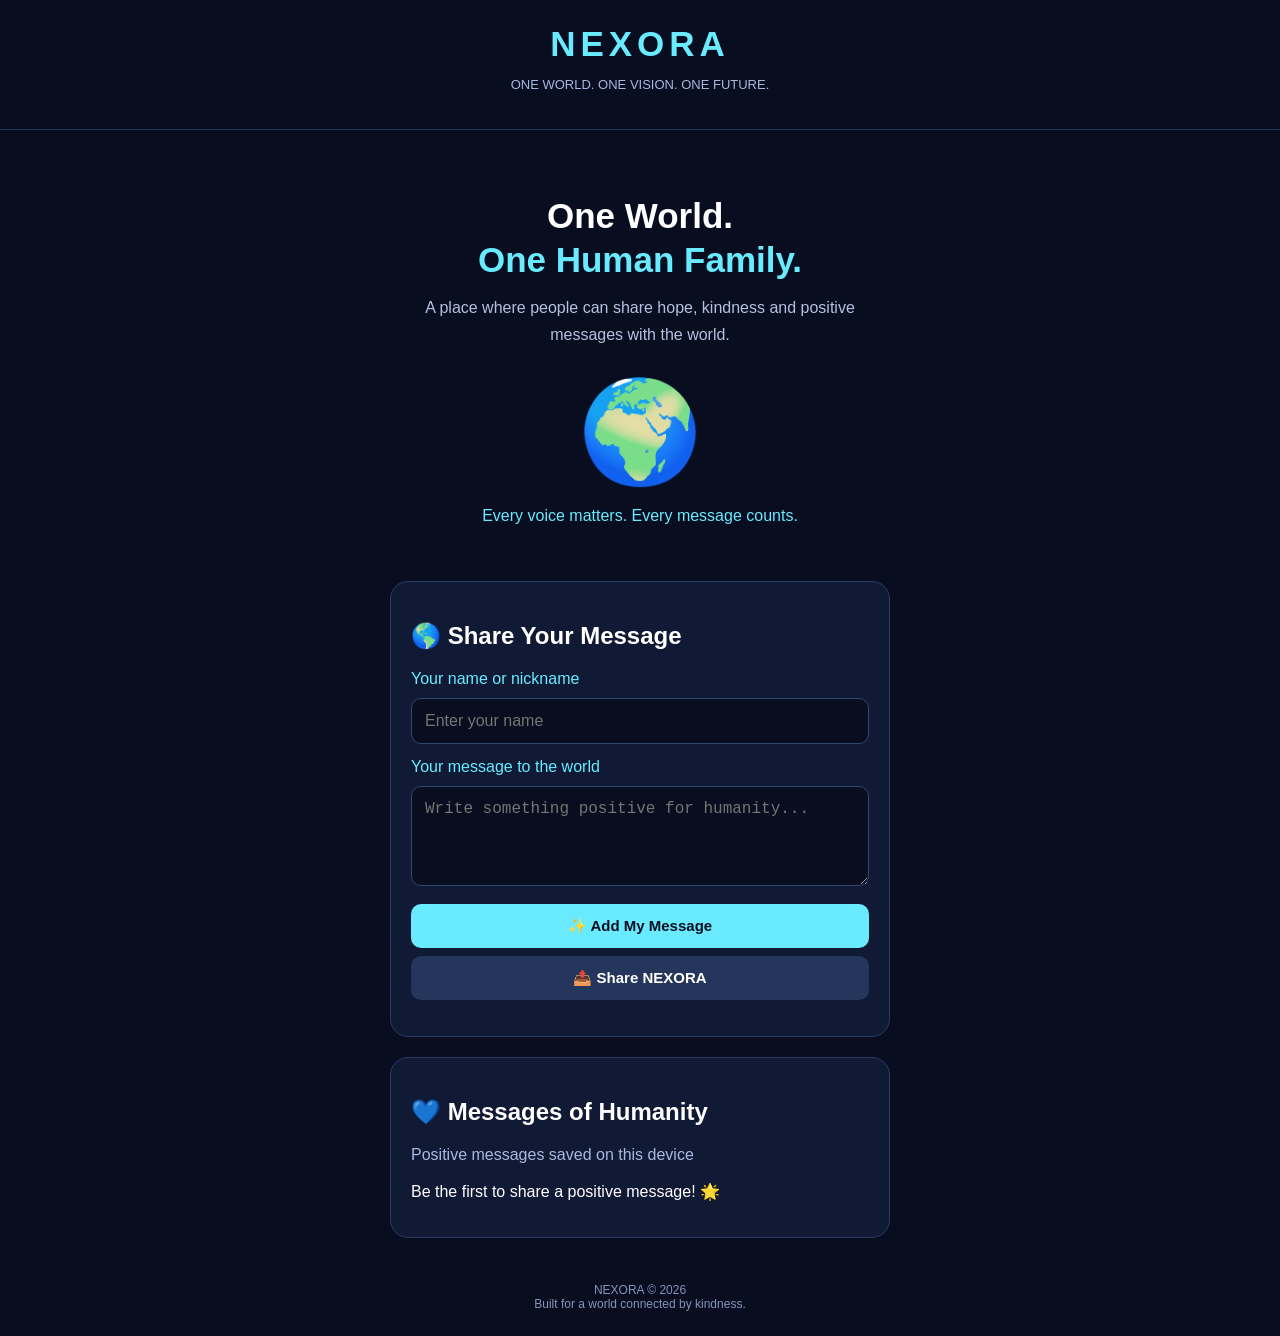
<file: index-backup.html>
<!DOCTYPE html>
<html lang="en">
<head>
<meta charset="UTF-8">
<meta name="viewport" content="width=device-width, initial-scale=1.0">
<meta name="theme-color" content="#080d20">
<title>NEXORA — One World, One Future</title>

<style>
* {
  box-sizing: border-box;
}

body {
  margin: 0;
  font-family: Arial, sans-serif;
  background: #080d20;
  color: white;
  text-align: center;
}

header {
  padding: 24px 12px;
  border-bottom: 1px solid #26365b;
}

.logo {
  font-size: 35px;
  font-weight: bold;
  letter-spacing: 5px;
  color: #69eaff;
}

header p {
  color: #a8b8df;
  font-size: 13px;
}

.hero {
  padding: 35px 18px 20px;
}

h1 {
  font-size: 35px;
  line-height: 1.25;
  margin-bottom: 12px;
}

.highlight {
  color: #69eaff;
}

.description {
  color: #b5c1df;
  line-height: 1.7;
  max-width: 500px;
  margin: 0 auto;
}

.earth {
  font-size: 100px;
  margin: 25px 0 10px;
  animation: float 4s ease-in-out infinite;
}

@keyframes float {
  0%, 100% { transform: translateY(0); }
  50% { transform: translateY(-12px); }
}

.card {
  background: #111a35;
  border: 1px solid #293b65;
  border-radius: 18px;
  padding: 20px;
  margin: 20px auto;
  width: 90%;
  max-width: 500px;
  text-align: left;
}

label {
  display: block;
  margin-bottom: 10px;
  color: #69eaff;
}

input, textarea {
  width: 100%;
  padding: 13px;
  margin-bottom: 14px;
  border-radius: 10px;
  border: 1px solid #35466e;
  background: #080d20;
  color: white;
  font-size: 16px;
}

textarea {
  min-height: 100px;
  resize: vertical;
}

button {
  border: none;
  border-radius: 10px;
  padding: 13px 18px;
  background: #69eaff;
  color: #071021;
  font-size: 15px;
  font-weight: bold;
  cursor: pointer;
}

button:active {
  transform: scale(0.97);
}

.secondary {
  background: #25365c;
  color: white;
  margin-top: 8px;
}

.full {
  width: 100%;
}

#messageList {
  margin-top: 18px;
}

.message {
  background: #172342;
  border-left: 3px solid #69eaff;
  border-radius: 10px;
  padding: 14px;
  margin-top: 12px;
  overflow-wrap: anywhere;
}

.message strong {
  color: #69eaff;
}

.message p {
  line-height: 1.6;
}

footer {
  padding: 25px 12px;
  color: #8495bb;
  font-size: 12px;
}
</style>
</head>

<body>

<header>
  <div class="logo">NEXORA</div>
  <p>ONE WORLD. ONE VISION. ONE FUTURE.</p>
</header>

<section class="hero">
  <h1>One World.<br><span class="highlight">One Human Family.</span></h1>

  <p class="description">
    A place where people can share hope, kindness and positive messages
    with the world.
  </p>

  <div class="earth">🌍</div>

  <p class="highlight">Every voice matters. Every message counts.</p>
</section>

<section class="card">
  <h2>🌎 Share Your Message</h2>

  <label for="name">Your name or nickname</label>
  <input id="name" maxlength="35" placeholder="Enter your name">

  <label for="message">Your message to the world</label>
  <textarea id="message" maxlength="300"
    placeholder="Write something positive for humanity..."></textarea>

  <button class="full" onclick="addMessage()">
    ✨ Add My Message
  </button>

  <button class="secondary full" onclick="shareNexora()">
    📤 Share NEXORA
  </button>

  <p id="status" aria-live="polite"></p>
</section>

<section class="card">
  <h2>💙 Messages of Humanity</h2>
  <p style="color:#a8b8df">
    Positive messages saved on this device
  </p>
  <div id="messageList"></div>
</section>

<footer>
  NEXORA © 2026<br>
  Built for a world connected by kindness.
</footer>

<script>
const storageKey = "nexora_messages_v1";

function getMessages() {
  try {
    const data = JSON.parse(localStorage.getItem(storageKey) || "[]");
    return Array.isArray(data) ? data : [];
  } catch {
    return [];
  }
}

function renderMessages() {
  const list = document.getElementById("messageList");
  const messages = getMessages();

  list.replaceChildren();

  if (messages.length === 0) {
    const empty = document.createElement("p");
    empty.textContent = "Be the first to share a positive message! 🌟";
    list.appendChild(empty);
    return;
  }

  messages.slice().reverse().forEach(item => {
    const box = document.createElement("div");
    box.className = "message";

    const author = document.createElement("strong");
    author.textContent = item.name;

    const content = document.createElement("p");
    content.textContent = item.message;

    box.append(author, content);
    list.appendChild(box);
  });
}

function addMessage() {
  const nameInput = document.getElementById("name");
  const messageInput = document.getElementById("message");
  const status = document.getElementById("status");

  const name = nameInput.value.trim();
  const message = messageInput.value.trim();

  if (!name || !message) {
    status.textContent = "Please enter your name and message.";
    return;
  }

  const messages = getMessages();

  if (messages.length >= 100) {
    status.textContent = "This demo can store up to 100 messages.";
    return;
  }

  messages.push({ name, message });

  try {
    localStorage.setItem(storageKey, JSON.stringify(messages));
  } catch {
    status.textContent = "Could not save. Check your device storage.";
    return;
  }

  messageInput.value = "";
  status.textContent = "Your message has been saved on this device! 💙";
  renderMessages();
}

async function shareNexora() {
  const shareData = {
    title: "NEXORA",
    text: "One World. One Vision. One Future. 🌍"
  };

  if (navigator.share) {
    try {
      await navigator.share(shareData);
    } catch (error) {
      if (error.name !== "AbortError") {
        copyMessage();
      }
    }
  } else {
    copyMessage();
  }
}

async function copyMessage() {
  const text = "NEXORA — One World. One Vision. One Future. 🌍";
  const status = document.getElementById("status");

  try {
    await navigator.clipboard.writeText(text);
    status.textContent = "Sharing text copied!";
  } catch {
    status.textContent = text;
  }
}

renderMessages();
</script>

</body>
</html>
</file>
